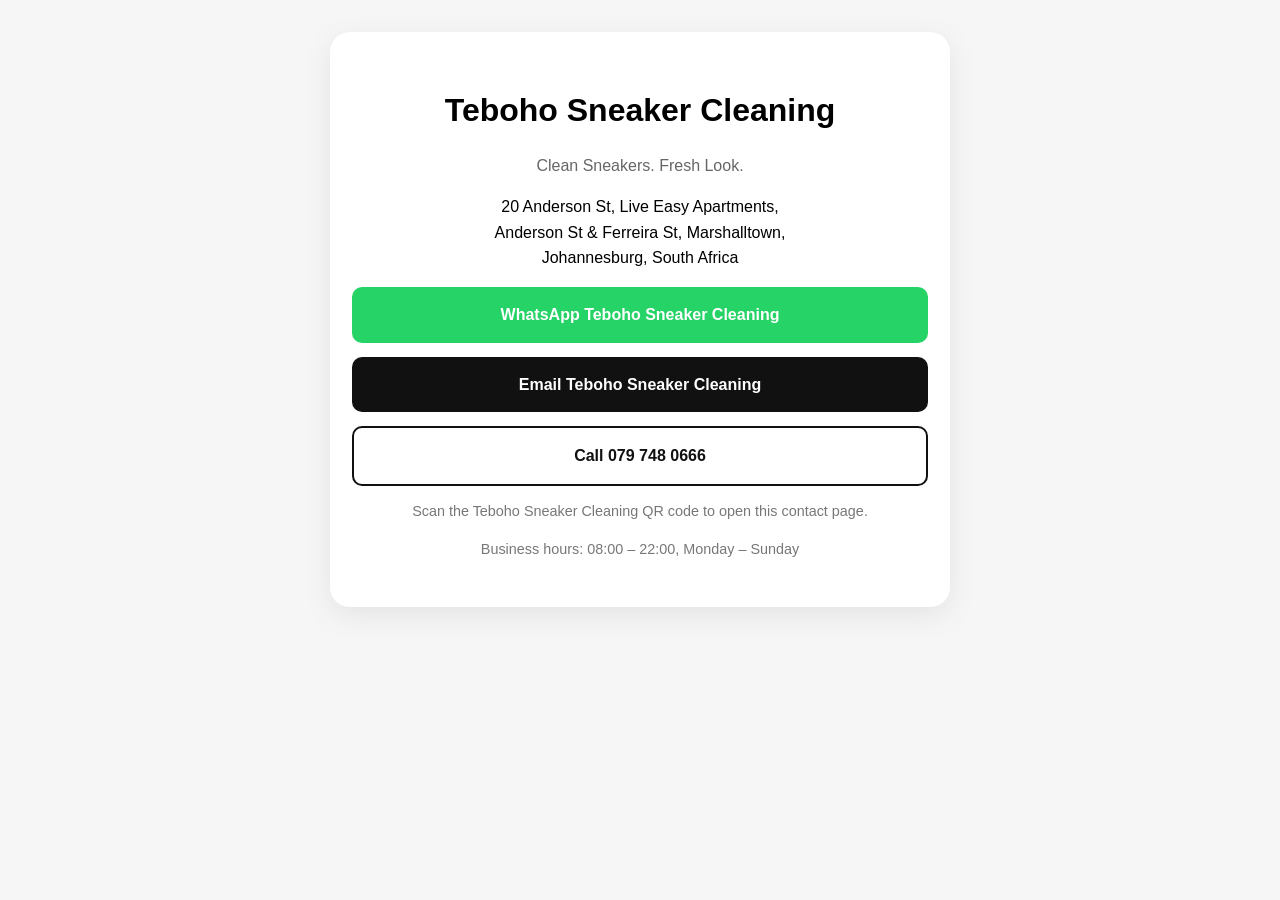
<file: contact.html>
<!DOCTYPE html>
<html lang="en">
<head>
<meta charset="UTF-8">
<meta name="viewport" content="width=device-width, initial-scale=1.0">
<title>Teboho Sneaker Cleaning | Contact</title>
<style>
body{font-family:Arial,sans-serif;max-width:620px;margin:0 auto;padding:32px 20px;line-height:1.6;text-align:center;background:#f6f6f6}
.card{background:#fff;padding:32px 22px;border-radius:20px;box-shadow:0 8px 30px rgba(0,0,0,.08)}
h1{margin-bottom:6px}.muted{color:#666}.btn{display:block;padding:15px;margin:14px 0;border-radius:10px;text-decoration:none;font-weight:700}
.whatsapp{background:#25D366;color:#fff}.email{background:#111;color:#fff}.call{border:2px solid #111;color:#111}
.small{font-size:.9rem;color:#777}
</style>
</head>
<body>
<div class="card">
<h1>Teboho Sneaker Cleaning</h1>
<p class="muted">Clean Sneakers. Fresh Look.</p>
<p>20 Anderson St, Live Easy Apartments,<br>Anderson St &amp; Ferreira St, Marshalltown,<br>Johannesburg, South Africa</p>
<a class="btn whatsapp" href="https://wa.me/27797480666?text=Hi%20Teboho Sneaker Cleaning%2C%20I%27d%20like%20to%20book%20a%20sneaker%20cleaning.">WhatsApp Teboho Sneaker Cleaning</a>
<a class="btn email" href="mailto:tebohosneakercleaning@gmail.com?subject=Sneaker%20Cleaning%20Enquiry">Email Teboho Sneaker Cleaning</a>
<a class="btn call" href="tel:+27797480666">Call 079 748 0666</a>
<p class="small">Scan the Teboho Sneaker Cleaning QR code to open this contact page.</p>
<p class="small">Business hours: 08:00 – 22:00, Monday – Sunday</p>
</div>
</body>
</html>
</file>
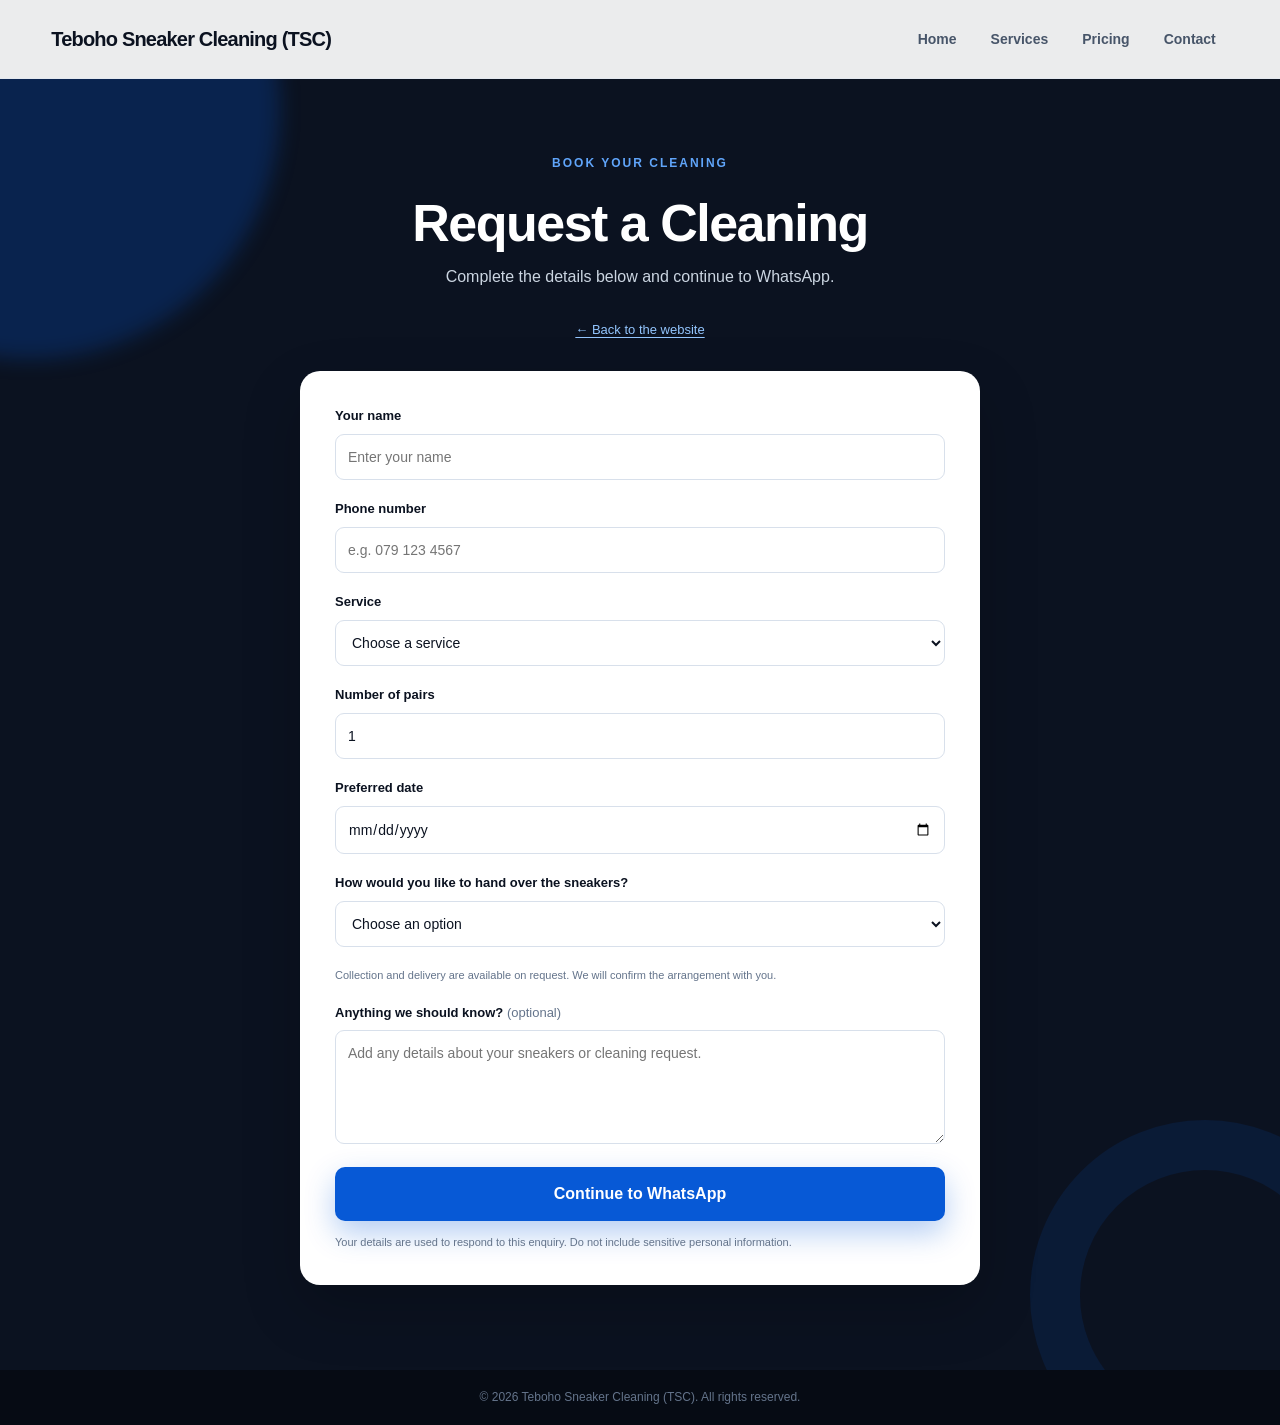
<file: request-cleaning.html>
<!DOCTYPE html>
<html lang="en">
<head>
    <meta charset="UTF-8">
    <meta name="viewport" content="width=device-width, initial-scale=1.0">
    <meta name="description" content="Request a sneaker cleaning from Teboho Sneaker Cleaning (TSC) in Marshalltown, Johannesburg.">
    <title>Request a Cleaning | Teboho Sneaker Cleaning (TSC)</title>
    <link rel="stylesheet" href="style.css">
</head>
<body class="request-page">
    <header class="header">
        <div class="container nav-container">
            <a href="index.html" class="logo">Teboho Sneaker Cleaning (TSC)</a>
            <nav class="nav" aria-label="Main navigation">
                <a href="index.html">Home</a>
                <a href="index.html#services">Services</a>
                <a href="index.html#pricing">Pricing</a>
                <a href="contact.html">Contact</a>
            </nav>
        </div>
    </header>

    <main>
        <section class="booking-section request-section">
            <div class="container request-container">
                <div class="request-heading">
                    <p class="section-label">BOOK YOUR CLEANING</p>
                    <h1>Request a Cleaning</h1>
                    <p>Complete the details below and continue to WhatsApp.</p>
                    <p class="request-back"><a href="index.html">← Back to the website</a></p>
                </div>

                <form id="booking-form" class="booking-form">
                    <div class="form-field">
                        <label for="customer-name">Your name</label>
                        <input id="customer-name" name="name" type="text" autocomplete="name" required maxlength="80" placeholder="Enter your name">
                    </div>

                    <div class="form-field">
                        <label for="customer-phone">Phone number</label>
                        <input id="customer-phone" name="phone" type="tel" autocomplete="tel" required maxlength="25" placeholder="e.g. 079 123 4567">
                    </div>

                    <div class="form-field">
                        <label for="service-type">Service</label>
                        <select id="service-type" name="service" required>
                            <option value="">Choose a service</option>
                            <option value="Standard sneaker cleaning">Standard sneaker cleaning</option>
                            <option value="Deep cleaning">Deep cleaning</option>
                            <option value="Collection and delivery enquiry">Collection and delivery enquiry</option>
                        </select>
                    </div>

                    <div class="form-field">
                        <label for="pair-count">Number of pairs</label>
                        <input id="pair-count" name="pairs" type="number" min="1" max="20" step="1" required value="1">
                    </div>

                    <div class="form-field">
                        <label for="preferred-date">Preferred date</label>
                        <input id="preferred-date" name="date" type="date">
                    </div>

                    <div class="form-field">
                        <label for="handover">How would you like to hand over the sneakers?</label>
                        <select id="handover" name="handover" required>
                            <option value="">Choose an option</option>
                            <option value="I will drop off and collect my sneakers">I will drop off and collect my sneakers</option>
                            <option value="I would like to request collection and/or delivery">I would like to request collection and/or delivery</option>
                        </select>
                        <p class="form-privacy">Collection and delivery are available on request. We will confirm the arrangement with you.</p>
                    </div>

                    <div class="form-field">
                        <label for="booking-notes">Anything we should know? <span>(optional)</span></label>
                        <textarea id="booking-notes" name="notes" rows="4" maxlength="500" placeholder="Add any details about your sneakers or cleaning request."></textarea>
                    </div>

                    <button class="button whatsapp-button booking-submit" type="submit">Continue to WhatsApp</button>
                    <p class="form-privacy">Your details are used to respond to this enquiry. Do not include sensitive personal information.</p>
                </form>
            </div>
        </section>
    </main>

    <footer class="footer request-footer">
        <div class="container copyright">
            <p>© 2026 Teboho Sneaker Cleaning (TSC). All rights reserved.</p>
        </div>
    </footer>

    <script>
        const bookingForm = document.getElementById("booking-form");
        const preferredDate = document.getElementById("preferred-date");

        // Prevent selecting a date in the past.
        const today = new Date();
        const localToday = new Date(today.getTime() - today.getTimezoneOffset() * 60000)
            .toISOString()
            .split("T")[0];
        preferredDate.min = localToday;

        bookingForm.addEventListener("submit", function (event) {
            event.preventDefault();
            if (!bookingForm.reportValidity()) return;

            const formData = new FormData(bookingForm);
            const details = [
                "Hi Teboho Sneaker Cleaning (TSC), I would like to request a sneaker cleaning.",
                "",
                "Name: " + formData.get("name"),
                "Phone: " + formData.get("phone"),
                "Service: " + formData.get("service"),
                "Number of pairs: " + formData.get("pairs"),
                "Preferred date: " + (formData.get("date") || "Not specified"),
                "Handover: " + formData.get("handover"),
                "Additional details: " + (formData.get("notes") || "None"),
                "",
                "Please confirm the price and availability. Thank you."
            ];

            const whatsappUrl = "https://wa.me/27797480666?text=" +
                encodeURIComponent(details.join(String.fromCharCode(10)));
            window.location.href = whatsappUrl;
        });
    </script>
</body>
</html>
</file>
<file: style.css>
/* =========================================================
   TEBOHO TEKKIE WASH
   MODERN SNEAKER / STREETWEAR DESIGN
   WHITE + BLUE
   ========================================================= */


/* =========================================================
   1. RESET
   ========================================================= */

* {
    margin: 0;
    padding: 0;
    box-sizing: border-box;
}

html {
    scroll-behavior: smooth;
}

body {
    font-family: Arial, Helvetica, sans-serif;
    background: #ffffff;
    color: #111827;
    line-height: 1.6;
    overflow-x: hidden;
}

a {
    text-decoration: none;
    color: inherit;
}

img {
    width: 100%;
    display: block;
}

button,
a {
    -webkit-tap-highlight-color: transparent;
}


/* =========================================================
   2. COLOURS
   ========================================================= */

:root {
    --blue: #0759d6;
    --blue-dark: #043b91;
    --blue-light: #eaf3ff;
    --blue-soft: #f4f8ff;

    --dark: #0b1220;
    --text: #172033;
    --muted: #64748b;

    --white: #ffffff;
    --light: #f7f9fc;
    --border: #e5eaf2;

    --shadow: 0 15px 40px rgba(7, 89, 214, 0.10);
    --shadow-dark: 0 20px 50px rgba(15, 23, 42, 0.15);
}


/* =========================================================
   3. GLOBAL CONTAINER
   ========================================================= */

.container {
    width: min(92%, 1180px);
    margin: 0 auto;
}

.section {
    padding: 100px 0;
}

.section-heading {
    max-width: 680px;
    margin-bottom: 55px;
}

.section-label {
    display: inline-block;
    color: var(--blue);
    font-size: 12px;
    font-weight: 800;
    letter-spacing: 2px;
    text-transform: uppercase;
    margin-bottom: 14px;
}

.section-heading h2 {
    color: var(--dark);
    font-size: clamp(34px, 5vw, 52px);
    line-height: 1.05;
    letter-spacing: -2px;
    margin-bottom: 18px;
}

.section-heading p:not(.section-label) {
    color: var(--muted);
    font-size: 17px;
    max-width: 600px;
}


/* =========================================================
   4. HEADER
   ========================================================= */

.header {
    position: sticky;
    top: 0;
    z-index: 9999;

    background: rgba(255, 255, 255, 0.92);
    backdrop-filter: blur(15px);
    -webkit-backdrop-filter: blur(15px);

    border-bottom: 1px solid rgba(226, 232, 240, 0.8);
}

.nav-container {
    min-height: 78px;

    display: flex;
    align-items: center;
    justify-content: space-between;

    gap: 30px;
}


/* LOGO */

.logo {
    display: flex;
    flex-direction: column;

    font-size: 20px;
    line-height: 1;

    font-weight: 900;
    letter-spacing: -0.8px;

    color: var(--dark);
}

.logo span {
    color: var(--blue);
    font-size: 11px;
    letter-spacing: 2px;
    margin-top: 5px;
}


/* NAV */

.nav {
    display: flex;
    align-items: center;
    gap: 8px;
}

.nav a {
    position: relative;

    padding: 10px 13px;

    color: #475569;

    font-size: 14px;
    font-weight: 700;

    border-radius: 8px;

    transition: all 0.25s ease;
}

.nav a:hover {
    color: var(--blue);
    background: var(--blue-soft);
}

.nav-button {
    background: var(--blue) !important;
    color: #ffffff !important;

    padding: 12px 20px !important;

    border-radius: 10px !important;

    box-shadow: 0 8px 20px rgba(7, 89, 214, 0.25);
}

.nav-button:hover {
    background: var(--blue-dark) !important;
    transform: translateY(-2px);
}


/* =========================================================
   5. BUTTONS
   ========================================================= */

.button {
    display: inline-flex;
    align-items: center;
    justify-content: center;

    min-height: 50px;

    padding: 14px 25px;

    border-radius: 10px;

    font-size: 14px;
    font-weight: 800;

    transition:
        transform 0.25s ease,
        box-shadow 0.25s ease,
        background 0.25s ease;
}

.button:hover {
    transform: translateY(-3px);
}

.primary-button {
    color: #ffffff;

    background: linear-gradient(
        135deg,
        #0759d6,
        #1677ff
    );

    box-shadow:
        0 12px 25px rgba(7, 89, 214, 0.25);
}

.primary-button:hover {
    box-shadow:
        0 16px 30px rgba(7, 89, 214, 0.35);
}

.secondary-button {
    color: var(--blue);

    background: #ffffff;

    border: 1px solid #cfe0fa;
}

.secondary-button:hover {
    background: var(--blue-soft);
}


/* =========================================================
   6. HERO
   ========================================================= */

.hero {
    position: relative;

    min-height: 680px;

    display: flex;
    align-items: center;

    overflow: hidden;

    background:
        radial-gradient(
            circle at 85% 20%,
            rgba(7, 89, 214, 0.16),
            transparent 30%
        ),

        radial-gradient(
            circle at 10% 90%,
            rgba(37, 99, 235, 0.08),
            transparent 30%
        ),

        #ffffff;
}


/* Decorative blue shape */

.hero::after {
    content: "";

    position: absolute;

    width: 520px;
    height: 520px;

    right: -180px;
    top: 80px;

    border-radius: 50%;

    background: linear-gradient(
        135deg,
        rgba(7, 89, 214, 0.10),
        rgba(37, 99, 235, 0.02)
    );

    pointer-events: none;
}


/* Decorative dots */

.hero::before {
    content: "";

    position: absolute;

    width: 180px;
    height: 180px;

    right: 8%;
    bottom: 50px;

    background-image: radial-gradient(
        #0759d6 1.5px,
        transparent 1.5px
    );

    background-size: 14px 14px;

    opacity: 0.18;

    pointer-events: none;
}


.hero-content {
    position: relative;
    z-index: 2;

    max-width: 850px;
}


/* Hero label */

.hero-label {
    display: inline-flex;
    align-items: center;
    gap: 8px;

    color: var(--blue);

    background: var(--blue-light);

    border: 1px solid #d6e7ff;

    padding: 8px 13px;

    border-radius: 100px;

    font-size: 11px;
    font-weight: 900;
    letter-spacing: 1.5px;

    margin-bottom: 22px;
}

.hero-label::before {
    content: "";

    width: 7px;
    height: 7px;

    border-radius: 50%;

    background: #22c55e;

    box-shadow: 0 0 0 4px rgba(34, 197, 94, 0.12);
}


/* Hero heading */

.hero h1 {
    max-width: 850px;

    color: var(--dark);

    font-size: clamp(52px, 8vw, 88px);

    line-height: 0.98;

    letter-spacing: -5px;

    margin-bottom: 28px;

    font-weight: 900;
}

.hero h1 span {
    color: var(--blue);
}


/* Hero text */

.hero-text {
    max-width: 570px;

    color: #64748b;

    font-size: 19px;

    margin-bottom: 7px;
}

.price-text {
    color: var(--dark);

    font-size: 18px;

    margin-bottom: 30px;
}

.price-text strong {
    color: var(--blue);

    font-size: 28px;

    font-weight: 900;
}


/* Hero buttons */

.hero-buttons {
    display: flex;
    align-items: center;
    gap: 12px;

    flex-wrap: wrap;
}


/* =========================================================
   7. WHY US
   ========================================================= */

.why-us {
    position: relative;

    padding: 80px 0;

    background: var(--dark);

    color: #ffffff;

    overflow: hidden;
}

.why-us::after {
    content: "";

    position: absolute;

    width: 400px;
    height: 400px;

    right: -150px;
    top: -150px;

    border-radius: 50%;

    background: rgba(7, 89, 214, 0.35);

    filter: blur(20px);
}

.why-us .section-heading {
    position: relative;
    z-index: 2;
}

.why-us .section-heading h2 {
    color: #ffffff;
}

.why-us .section-label {
    color: #60a5fa;
}

.benefits {
    position: relative;
    z-index: 2;

    display: grid;
    grid-template-columns: repeat(3, 1fr);

    gap: 18px;
}

.benefit {
    padding: 32px;

    border: 1px solid rgba(255, 255, 255, 0.10);

    border-radius: 18px;

    background: rgba(255, 255, 255, 0.05);

    backdrop-filter: blur(10px);

    transition: 0.3s ease;
}

.benefit:hover {
    transform: translateY(-6px);

    background: rgba(255, 255, 255, 0.08);

    border-color: rgba(96, 165, 250, 0.5);
}

.benefit-number {
    color: #60a5fa;

    font-size: 12px;

    font-weight: 900;

    margin-bottom: 25px;
}

.benefit h3 {
    color: #ffffff;

    font-size: 21px;

    margin-bottom: 10px;
}

.benefit p {
    color: #94a3b8;

    font-size: 14px;
}


/* =========================================================
   8. SERVICES
   ========================================================= */

#services {
    background: #ffffff;
}

.services-grid {
    display: grid;

    grid-template-columns: repeat(3, 1fr);

    gap: 20px;
}

.service-card {
    position: relative;

    padding: 35px;

    min-height: 300px;

    background: #ffffff;

    border: 1px solid var(--border);

    border-radius: 20px;

    box-shadow: 0 5px 20px rgba(15, 23, 42, 0.04);

    overflow: hidden;

    transition:
        transform 0.3s ease,
        box-shadow 0.3s ease,
        border-color 0.3s ease;
}

.service-card::after {
    content: "";

    position: absolute;

    width: 120px;
    height: 120px;

    right: -50px;
    bottom: -50px;

    border-radius: 50%;

    background: var(--blue-light);

    transition: 0.3s ease;
}

.service-card:hover {
    transform: translateY(-8px);

    border-color: #b8d4ff;

    box-shadow: var(--shadow);
}

.service-card:hover::after {
    transform: scale(1.4);
}

.service-number {
    position: relative;
    z-index: 2;

    display: inline-flex;

    width: 38px;
    height: 38px;

    align-items: center;
    justify-content: center;

    border-radius: 10px;

    color: var(--blue);

    background: var(--blue-light);

    font-size: 12px;
    font-weight: 900;

    margin-bottom: 45px;
}

.service-card h3,
.service-card p,
.service-card a {
    position: relative;
    z-index: 2;
}

.service-card h3 {
    color: var(--dark);

    font-size: 23px;

    margin-bottom: 12px;
}

.service-card p {
    color: var(--muted);

    font-size: 15px;

    max-width: 280px;

    margin-bottom: 25px;
}

.service-card a {
    color: var(--blue);

    font-size: 14px;

    font-weight: 900;
}


/* =========================================================
   9. PRICING
   ========================================================= */

.pricing-section {
    position: relative;

    padding: 100px 0;

    color: #ffffff;

    background:
        radial-gradient(
            circle at 80% 30%,
            rgba(255, 255, 255, 0.15),
            transparent 25%
        ),

        linear-gradient(
            135deg,
            #043b91,
            #0759d6 55%,
            #1677ff
        );

    overflow: hidden;
}

.pricing-section::before {
    content: "";

    position: absolute;

    width: 300px;
    height: 300px;

    left: -120px;
    bottom: -150px;

    border: 50px solid rgba(255, 255, 255, 0.06);

    border-radius: 50%;
}

.pricing-container {
    position: relative;
    z-index: 2;

    display: grid;

    grid-template-columns: 1fr 400px;

    gap: 80px;

    align-items: center;
}

.pricing-text h2 {
    color: #ffffff;

    font-size: clamp(42px, 6vw, 62px);

    line-height: 1;

    letter-spacing: -2px;

    margin-bottom: 20px;
}

.pricing-section .section-label {
    color: #bfdbfe;
}

.pricing-text > p:not(.section-label) {
    max-width: 520px;

    color: #dbeafe;

    font-size: 16px;

    margin-bottom: 30px;
}

.pricing-section .primary-button {
    color: var(--blue);

    background: #ffffff;

    box-shadow: 0 12px 30px rgba(0, 0, 0, 0.12);
}

.pricing-section .primary-button:hover {
    background: #f0f7ff;
}


/* Price card */

.price-card {
    position: relative;

    padding: 45px;

    border-radius: 24px;

    color: var(--dark);

    background: #ffffff;

    box-shadow: 0 25px 60px rgba(0, 0, 0, 0.20);

    overflow: hidden;
}

.price-card::before {
    content: "POPULAR";

    position: absolute;

    top: 20px;
    right: -35px;

    padding: 7px 40px;

    background: var(--dark);

    color: #ffffff;

    font-size: 9px;

    font-weight: 900;

    letter-spacing: 1px;

    transform: rotate(45deg);
}

.price-card > p:first-child {
    color: var(--muted);

    font-size: 12px;

    font-weight: 900;

    letter-spacing: 1.5px;
}

.price {
    color: var(--blue);

    font-size: 76px;

    font-weight: 900;

    line-height: 1;

    letter-spacing: -4px;

    margin: 20px 0 10px;
}

.price span {
    font-size: 32px;
}

.price-card p {
    color: var(--muted);
}

.price-line {
    height: 1px;

    background: var(--border);

    margin: 25px 0;
}

.price-card .small-text {
    font-size: 13px;
}


/* =========================================================
   10. HOW IT WORKS
   ========================================================= */

.steps {
    display: grid;

    grid-template-columns: repeat(3, 1fr);

    gap: 20px;
}

.step {
    position: relative;

    padding: 35px;

    background: var(--blue-soft);

    border: 1px solid #dbeafe;

    border-radius: 18px;

    transition: 0.3s ease;
}

.step:hover {
    transform: translateY(-5px);

    box-shadow: var(--shadow);
}

.step-number {
    width: 52px;
    height: 52px;

    display: flex;
    align-items: center;
    justify-content: center;

    border-radius: 15px;

    color: #ffffff;

    background: var(--blue);

    font-size: 18px;

    font-weight: 900;

    margin-bottom: 25px;

    box-shadow: 0 10px 20px rgba(7, 89, 214, 0.25);
}

.step h3 {
    font-size: 22px;

    margin-bottom: 10px;
}

.step p {
    color: var(--muted);

    font-size: 14px;

    max-width: 280px;
}

.turnaround-note {
    margin-top: 35px;

    padding: 17px 20px;

    border-radius: 10px;

    background: #fff7ed;

    color: #9a3412;

    border: 1px solid #fed7aa;

    font-size: 13px;
}


/* =========================================================
   11. GALLERY
   ========================================================= */

.gallery-section {
    position: relative;

    padding: 100px 0;

    background: var(--light);

    overflow: hidden;
}

.gallery-grid {
    display: grid;

    grid-template-columns: repeat(2, 1fr);

    gap: 20px;
}

.gallery-item {
    position: relative;

    min-height: 320px;

    overflow: hidden;

    border-radius: 20px;

    background:
        linear-gradient(
            135deg,
            #dbeafe,
            #eff6ff
        );

    box-shadow: 0 10px 30px rgba(15, 23, 42, 0.08);

    transition: 0.3s ease;
}

.gallery-item:hover {
    transform: translateY(-5px);

    box-shadow: var(--shadow);
}

.gallery-placeholder {
    height: 320px;

    display: flex;
    align-items: center;
    justify-content: center;

    color: var(--blue);

    font-size: 15px;

    font-weight: 900;

    letter-spacing: 3px;

    background:
        linear-gradient(
            135deg,
            rgba(7, 89, 214, 0.05),
            rgba(255, 255, 255, 0.8)
        );
}

.gallery-placeholder::before {
    content: "👟";

    position: absolute;

    font-size: 80px;

    opacity: 0.10;
}

.gallery-note {
    text-align: center;

    color: var(--muted);

    font-size: 13px;

    margin-top: 20px;
}


/* =========================================================
   12. BOOKING
   ========================================================= */

.booking-section {
    position: relative;

    padding: 100px 0;

    color: #ffffff;

    background: var(--dark);

    overflow: hidden;
}

.booking-section::before {
    content: "";

    position: absolute;

    width: 500px;
    height: 500px;

    left: -220px;
    top: -220px;

    border-radius: 50%;

    background: rgba(7, 89, 214, 0.25);

    filter: blur(10px);
}

.booking-section::after {
    content: "";

    position: absolute;

    width: 250px;
    height: 250px;

    right: -100px;
    bottom: -100px;

    border-radius: 50%;

    border: 50px solid rgba(7, 89, 214, 0.12);
}

.booking-container {
    position: relative;
    z-index: 2;

    display: flex;

    justify-content: center;

    text-align: center;
}

.booking-content {
    max-width: 750px;
}

.booking-section .section-label {
    color: #60a5fa;
}

.booking-section h2 {
    color: #ffffff;

    font-size: clamp(42px, 6vw, 62px);

    line-height: 1;

    letter-spacing: -2px;

    margin-bottom: 20px;
}

.booking-section p:not(.section-label) {
    color: #94a3b8;

    font-size: 17px;

    margin-bottom: 30px;
}

.booking-buttons {
    display: flex;

    justify-content: center;

    gap: 12px;

    flex-wrap: wrap;
}

.whatsapp-button {
    color: #ffffff;

    background: var(--blue);

    box-shadow: 0 12px 30px rgba(7, 89, 214, 0.3);
}

.whatsapp-button:hover {
    background: #1677ff;
}

.call-button {
    color: var(--dark);

    background: #ffffff;
}

.call-button:hover {
    background: #e2e8f0;
}


/* =========================================================
   13. CONTACT
   ========================================================= */

.contact-section {
    padding: 100px 0;

    background: #ffffff;
}

.contact-grid {
    display: grid;

    grid-template-columns: repeat(3, 1fr);

    gap: 20px;
}

.contact-item {
    padding: 30px;

    border: 1px solid var(--border);

    border-radius: 16px;

    background: #ffffff;

    box-shadow: 0 5px 20px rgba(15, 23, 42, 0.03);

    transition: 0.3s ease;
}

.contact-item:hover {
    transform: translateY(-5px);

    border-color: #c7dcfb;

    box-shadow: var(--shadow);
}

.contact-item span {
    display: inline-block;

    color: var(--blue);

    font-size: 11px;

    font-weight: 900;

    letter-spacing: 1.5px;

    margin-bottom: 12px;
}

.contact-item h3 {
    font-size: 20px;

    margin-bottom: 5px;
}

.contact-item p {
    color: var(--muted);

    font-size: 14px;
}


/* =========================================================
   14. FOOTER
   ========================================================= */

.footer {
    color: #ffffff;

    background: #060b14;

    padding: 55px 0 20px;
}

.footer-content {
    display: flex;

    align-items: flex-start;

    justify-content: space-between;

    gap: 40px;

    padding-bottom: 40px;
}

.footer h3 {
    color: #ffffff;

    font-size: 18px;

    margin-bottom: 8px;
}

.footer p {
    color: #64748b;

    font-size: 13px;
}

.footer-links {
    display: flex;

    gap: 22px;

    flex-wrap: wrap;
}

.footer-links a {
    color: #94a3b8;

    font-size: 13px;

    transition: 0.2s ease;
}

.footer-links a:hover {
    color: #60a5fa;
}

.copyright {
    padding-top: 20px;

    border-top: 1px solid rgba(255, 255, 255, 0.08);
}

.copyright p {
    color: #64748b;

    font-size: 12px;
}


/* =========================================================
   15. ANIMATIONS
   ========================================================= */

@keyframes fadeUp {
    from {
        opacity: 0;
        transform: translateY(20px);
    }

    to {
        opacity: 1;
        transform: translateY(0);
    }
}

.hero-content {
    animation: fadeUp 0.8s ease forwards;
}

.service-card,
.benefit,
.step,
.contact-item {
    animation: fadeUp 0.7s ease both;
}


/* =========================================================
   16. TABLET
   ========================================================= */

@media (max-width: 950px) {

    .nav {
        gap: 2px;
    }

    .nav a {
        padding: 9px 8px;
    }

    .benefits,
    .services-grid,
    .steps,
    .contact-grid {
        grid-template-columns: 1fr 1fr;
    }

    .pricing-container {
        grid-template-columns: 1fr;

        gap: 45px;
    }

    .price-card {
        max-width: 500px;
    }
}


/* =========================================================
   17. MOBILE
   ========================================================= */

@media (max-width: 700px) {

    .container {
        width: 92%;
    }

    .section {
        padding: 70px 0;
    }


    /* HEADER */

    .header {
        position: relative;
    }

    .nav-container {
        min-height: auto;

        padding: 18px 0;

        flex-direction: column;

        align-items: stretch;

        gap: 18px;
    }

    .logo {
        align-items: center;

        text-align: center;
    }

    .nav {
        width: 100%;

        display: grid;

        grid-template-columns: repeat(2, 1fr);

        gap: 7px;
    }

    .nav a {
        text-align: center;

        border: 1px solid var(--border);

        background: #ffffff;

        padding: 10px 5px;

        font-size: 12px;
    }

    .nav-button {
        grid-column: span 2;

        border: none !important;
    }


    /* HERO */

    .hero {
        min-height: auto;

        padding: 75px 0 90px;
    }

    .hero h1 {
        font-size: clamp(48px, 14vw, 70px);

        letter-spacing: -3px;
    }

    .hero-text {
        font-size: 17px;
    }

    .hero-buttons {
        flex-direction: column;

        align-items: stretch;

        max-width: 350px;
    }

    .hero-buttons .button {
        width: 100%;
    }


    /* SECTIONS */

    .section-heading {
        margin-bottom: 38px;
    }

    .section-heading h2 {
        font-size: 38px;

        letter-spacing: -1.5px;
    }


    /* BENEFITS */

    .benefits {
        grid-template-columns: 1fr;
    }

    .benefit {
        padding: 25px;
    }


    /* SERVICES */

    .services-grid {
        grid-template-columns: 1fr;
    }

    .service-card {
        min-height: 270px;
    }


    /* PRICING */

    .pricing-section {
        padding: 75px 0;
    }

    .pricing-text h2 {
        font-size: 45px;
    }

    .price-card {
        padding: 35px 28px;
    }

    .price {
        font-size: 65px;
    }


    /* STEPS */

    .steps {
        grid-template-columns: 1fr;
    }


    /* GALLERY */

    .gallery-grid {
        grid-template-columns: 1fr;
    }

    .gallery-item,
    .gallery-placeholder {
        min-height: 250px;

        height: 250px;
    }


    /* BOOKING */

    .booking-section {
        padding: 75px 0;
    }

    .booking-section h2 {
        font-size: 45px;
    }

    .booking-buttons {
        flex-direction: column;

        align-items: stretch;

        max-width: 350px;

        margin: 0 auto;
    }

    .booking-buttons .button {
        width: 100%;
    }


    /* CONTACT */

    .contact-grid {
        grid-template-columns: 1fr;
    }


    /* FOOTER */

    .footer-content {
        flex-direction: column;
    }

    .footer-links {
        gap: 12px 20px;
    }
}


/* =========================================================
   18. SMALL PHONES
   ========================================================= */

@media (max-width: 390px) {

    .hero h1 {
        font-size: 45px;

        letter-spacing: -2px;
    }

    .hero-label {
        font-size: 9px;

        letter-spacing: 1px;
    }

    .section-heading h2 {
        font-size: 33px;
    }

    .pricing-text h2,
    .booking-section h2 {
        font-size: 38px;
    }

    .price {
        font-size: 58px;
    }
}


/* TSC contact QR */
.contact-qr{margin:36px auto 0;text-align:center}
.contact-qr img{display:block;width:min(220px,70vw);height:auto;margin:0 auto 14px;background:#fff;padding:12px;border-radius:12px}
.contact-qr p{margin:0}


/* =========================================================
   19. BOOKING FORM UPGRADE
   ========================================================= */

#booking {
    scroll-margin-top: 24px;
}

.booking-container {
    display: grid;
    grid-template-columns: minmax(0, 0.9fr) minmax(0, 1.1fr);
    align-items: center;
    gap: 55px;
    text-align: left;
}

.booking-content h2 {
    margin-bottom: 22px;
}

.booking-trust {
    margin-top: 28px;
    padding-left: 18px;
    border-left: 3px solid #60a5fa;
}

.booking-trust p {
    margin: 0 0 8px !important;
    font-size: 14px !important;
}

.booking-trust strong {
    color: #ffffff;
}

.booking-section .booking-disclaimer {
    margin-top: 18px !important;
    font-size: 12px !important;
    line-height: 1.6;
}

.booking-form {
    padding: 34px;
    border: 1px solid rgba(255, 255, 255, 0.12);
    border-radius: 20px;
    background: #ffffff;
    color: var(--dark);
    box-shadow: 0 24px 60px rgba(0, 0, 0, 0.2);
}

.booking-form h3 {
    margin-bottom: 5px;
    font-size: 25px;
}

.booking-form .form-intro {
    margin-bottom: 24px !important;
    color: var(--muted) !important;
    font-size: 14px !important;
}

.form-row {
    display: grid;
    grid-template-columns: 1fr 1fr;
    gap: 16px;
}

.form-field {
    display: flex;
    flex-direction: column;
    gap: 7px;
    margin-bottom: 17px;
}

.form-field label {
    color: var(--dark);
    font-size: 13px;
    font-weight: 700;
}

.form-field label span {
    color: var(--muted);
    font-weight: 400;
}

.form-field input,
.form-field select,
.form-field textarea {
    width: 100%;
    min-height: 46px;
    padding: 11px 12px;
    border: 1px solid #d8e0eb;
    border-radius: 9px;
    background: #ffffff;
    color: var(--dark);
    font: inherit;
    font-size: 14px;
}

.form-field textarea {
    min-height: 100px;
    resize: vertical;
}

.form-field input:focus,
.form-field select:focus,
.form-field textarea:focus {
    outline: 3px solid rgba(7, 89, 214, 0.15);
    border-color: var(--blue);
}

.booking-submit {
    width: 100%;
    border: 0;
    cursor: pointer;
    font: inherit;
    font-weight: 800;
}

.booking-form .form-privacy {
    margin: 13px 0 0 !important;
    color: var(--muted) !important;
    font-size: 11px !important;
    line-height: 1.5;
}

@media (max-width: 850px) {
    .booking-container {
        grid-template-columns: 1fr;
        gap: 35px;
    }
}

@media (max-width: 520px) {
    .booking-form {
        padding: 24px 18px;
    }

    .form-row {
        grid-template-columns: 1fr;
        gap: 0;
    }
}

@media (prefers-reduced-motion: reduce) {
    html {
        scroll-behavior: auto;
    }

    *,
    *::before,
    *::after {
        animation-duration: 0.01ms !important;
        animation-iteration-count: 1 !important;
        transition-duration: 0.01ms !important;
    }
}


/* =========================================================
   20. STANDALONE CLEANING REQUEST PAGE
   ========================================================= */
.request-page {
    min-height: 100vh;
    background: var(--dark);
}
.request-page .header {
    position: relative;
}
.request-page .request-section {
    min-height: calc(100vh - 150px);
    padding: 70px 0 85px;
}
.request-container {
    width: min(100% - 40px, 680px);
    margin: 0 auto;
}
.request-heading {
    color: #ffffff;
    text-align: center;
    margin-bottom: 30px;
}
.request-heading .section-label {
    color: #60a5fa;
    font-size: 12px;
    font-weight: 800;
    letter-spacing: 2px;
}
.request-heading h1 {
    color: #ffffff;
    font-size: clamp(36px, 6vw, 52px);
    line-height: 1.1;
    letter-spacing: -1.5px;
    margin: 8px 0 12px;
}
.request-heading > p:not(.section-label) {
    color: #cbd5e1;
    font-size: 16px;
}
.request-heading .request-back {
    margin-top: 14px;
    font-size: 13px !important;
}
.request-back a {
    color: #93c5fd;
    text-decoration: underline;
    text-underline-offset: 3px;
}
.request-page .booking-form {
    max-width: 680px;
    margin: 0 auto;
}
.request-page .form-field {
    margin-bottom: 19px;
}
.request-page .booking-submit {
    margin-top: 4px;
}
.request-footer {
    padding: 18px 0;
}
.request-footer .copyright {
    padding-top: 0;
    border-top: 0;
    text-align: center;
}
@media (max-width: 520px) {
    .request-page .request-section {
        padding: 48px 0 60px;
    }
    .request-container {
        width: min(100% - 28px, 680px);
    }
}


/* =========================================================
   REAL SNEAKER PHOTO GALLERY
   ========================================================= */
.gallery-group {
    margin-top: 48px;
}
.gallery-group:first-of-type {
    margin-top: 0;
}
.gallery-group-heading {
    margin-bottom: 18px;
}
.gallery-group-heading h3 {
    color: var(--dark);
    font-size: 24px;
    margin-bottom: 4px;
}
.gallery-group-heading p {
    color: var(--muted);
    font-size: 14px;
}
.gallery-grid {
    grid-template-columns: repeat(3, minmax(0, 1fr));
    align-items: stretch;
}
.gallery-item {
    min-height: 0;
    margin: 0;
    background: #ffffff;
}
.gallery-item img {
    width: 100%;
    height: 300px;
    object-fit: cover;
    display: block;
}
.gallery-item figcaption {
    padding: 12px 15px;
    color: var(--text);
    font-size: 13px;
    font-weight: 700;
    background: #ffffff;
}
@media (max-width: 950px) {
    .gallery-grid {
        grid-template-columns: repeat(2, minmax(0, 1fr));
    }
}
@media (max-width: 700px) {
    .gallery-group {
        margin-top: 38px;
    }
    .gallery-grid {
        grid-template-columns: 1fr;
    }
    .gallery-item img {
        height: 260px;
    }
}
</file>
